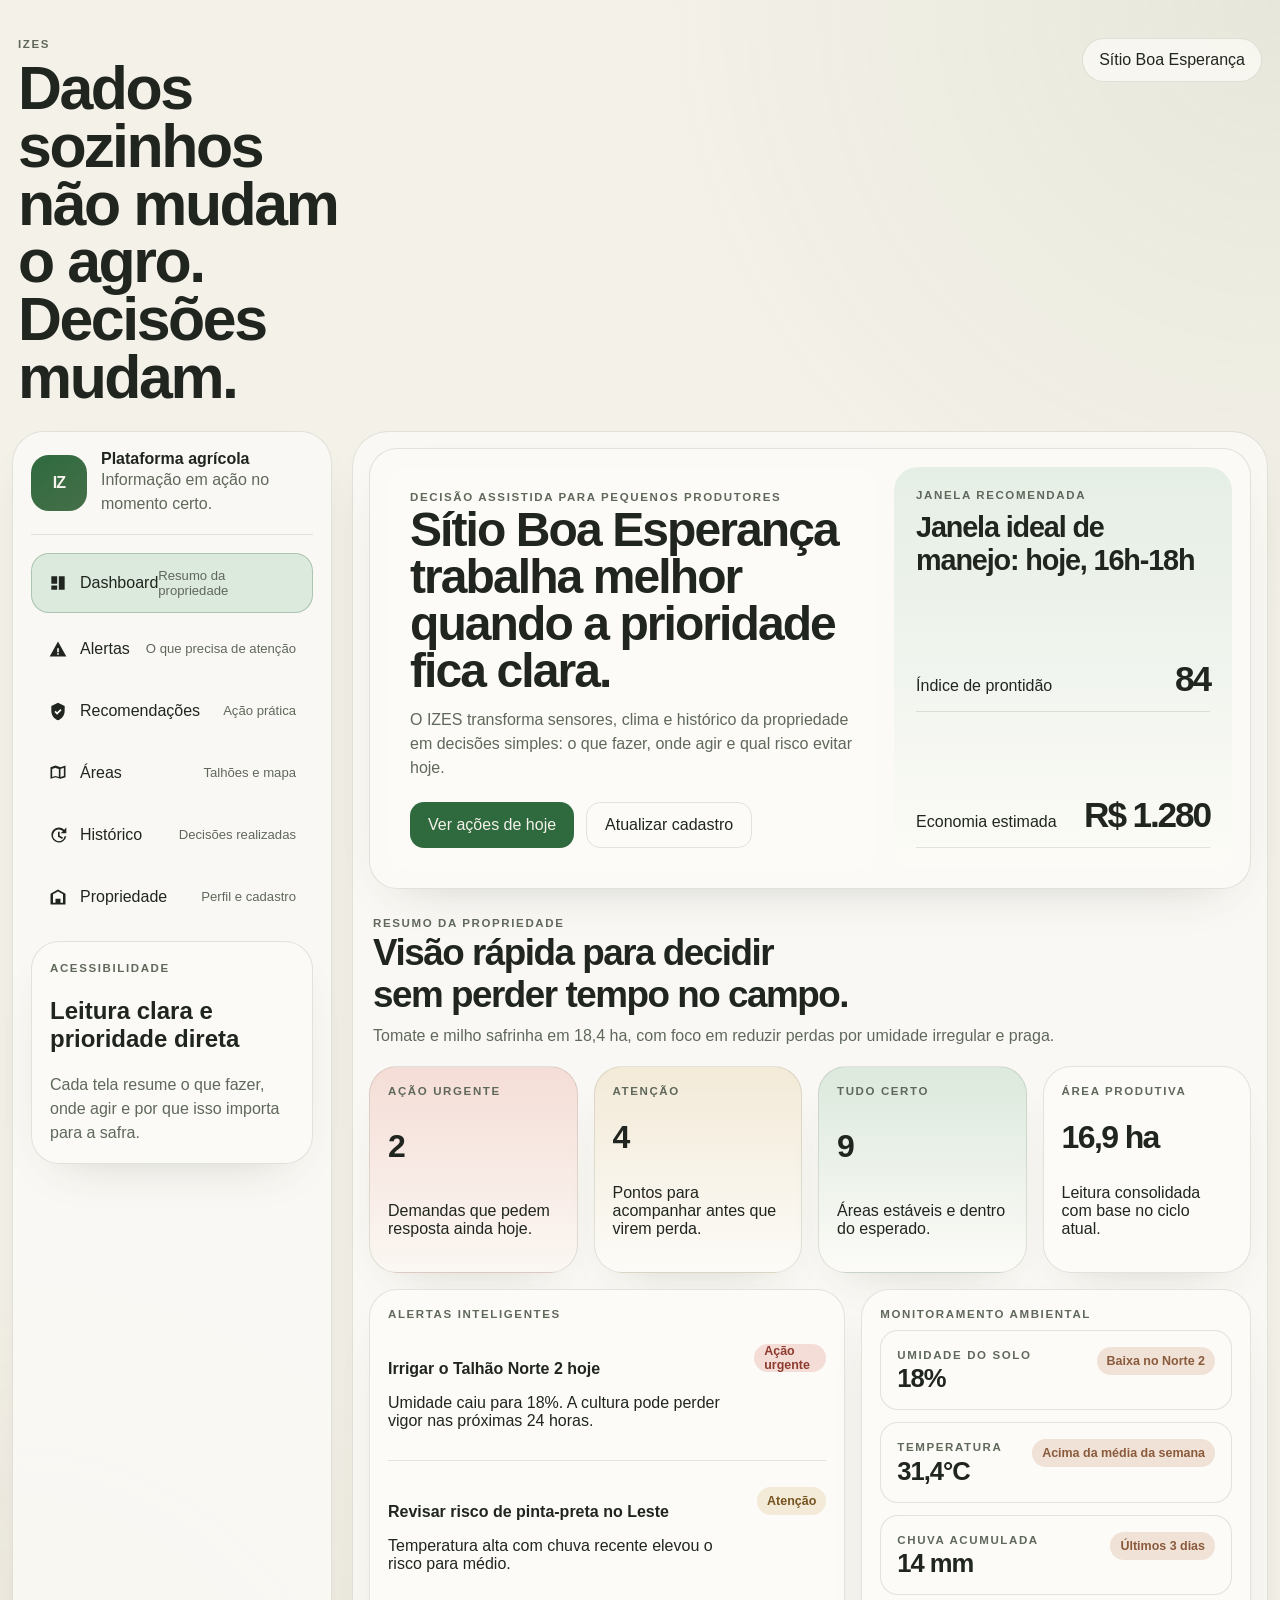
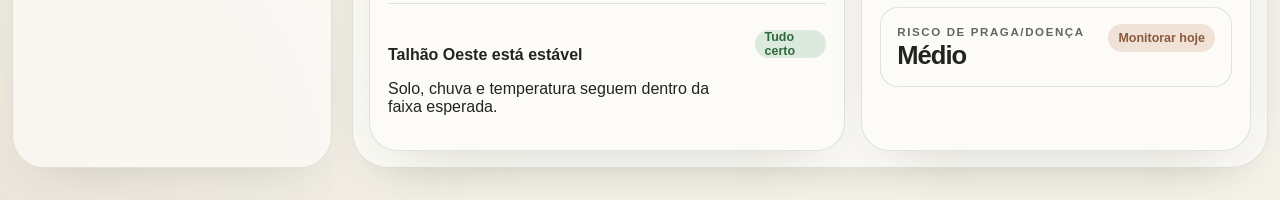
<file: index.html>
<!DOCTYPE html>
<html lang="pt-BR">
  <head>
    <meta charset="UTF-8" />
    <meta name="viewport" content="width=device-width, initial-scale=1.0" />
    <title>IZES | Decisões práticas para o campo</title>
    <meta
      name="description"
      content="Aplicativo IZES para transformar dados do campo em decisões práticas para pequenos produtores."
    />
    <link rel="stylesheet" href="./styles.css" />
  </head>
  <body>
    <a class="skip-link" href="#app">Ir para o conteúdo</a>
    <div class="app-shell">
      <header class="topbar">
        <div>
          <p class="eyebrow">IZES</p>
          <h1>Dados sozinhos não mudam o agro. Decisões mudam.</h1>
        </div>
        <button class="property-chip" type="button" aria-label="Propriedade ativa">
          Sítio Boa Esperança
        </button>
      </header>

      <main id="app" class="app-grid" aria-live="polite">
        <aside class="sidebar" aria-label="Navegação principal">
          <div class="brand-block">
            <div class="brand-mark" aria-hidden="true">IZ</div>
            <div>
              <strong>Plataforma agrícola</strong>
              <p>Informação em ação no momento certo.</p>
            </div>
          </div>
          <nav id="nav" class="nav-list"></nav>
          <section class="support-card">
            <p class="support-label">Acessibilidade</p>
            <h2>Leitura clara e prioridade direta</h2>
            <p>
              Cada tela resume o que fazer, onde agir e por que isso importa para a safra.
            </p>
          </section>
        </aside>

        <section class="content-panel">
          <div id="hero"></div>
          <div id="screen"></div>
        </section>
      </main>
    </div>
    <script src="./app.js"></script>
  </body>
</html>
</file>
<file: styles.css>
:root {
  --bg: #f4f1e8;
  --surface: #fcfbf7;
  --surface-strong: #f0eadb;
  --ink: #20261f;
  --muted: #5f685b;
  --line: rgba(64, 78, 58, 0.14);
  --green: #2f6a3f;
  --green-soft: #dce9dd;
  --earth: #8a5a3c;
  --earth-soft: #f0e2d6;
  --alert: #8d3b2f;
  --alert-soft: #f5ddd7;
  --focus: #335f3b;
  --radius-lg: 28px;
  --radius-md: 18px;
  --radius-sm: 12px;
  --shadow: 0 20px 50px -32px rgba(43, 57, 38, 0.28);
  --transition: 220ms cubic-bezier(0.32, 0.72, 0, 1);
  font-family: "Segoe UI Variable Text", "Segoe UI", sans-serif;
  color: var(--ink);
  background: var(--bg);
}

* {
  box-sizing: border-box;
}

html {
  scroll-behavior: smooth;
}

body {
  margin: 0;
  min-height: 100dvh;
  background:
    radial-gradient(circle at top right, rgba(111, 146, 102, 0.1), transparent 28%),
    radial-gradient(circle at bottom left, rgba(138, 90, 60, 0.08), transparent 24%),
    var(--bg);
  color: var(--ink);
}

button,
input,
select {
  font: inherit;
}

button {
  border: 0;
  cursor: pointer;
}

.skip-link {
  position: absolute;
  left: 12px;
  top: -48px;
  z-index: 20;
  padding: 12px 16px;
  border-radius: 10px;
  background: var(--ink);
  color: var(--surface);
  transition: top var(--transition);
}

.skip-link:focus {
  top: 12px;
}

.app-shell {
  width: min(1400px, calc(100% - 24px));
  margin: 0 auto;
  padding: 18px 0 32px;
}

.topbar {
  display: flex;
  align-items: flex-start;
  justify-content: space-between;
  gap: 16px;
  padding: 20px 6px 24px;
}

.topbar h1,
.hero-copy h2,
.screen-header h2 {
  margin: 0;
  letter-spacing: -0.04em;
  text-wrap: balance;
}

.topbar h1 {
  max-width: 11ch;
  font-size: clamp(2rem, 6vw, 3.8rem);
  line-height: 0.95;
}

.eyebrow,
.support-label,
.section-label,
.mini-label {
  margin: 0 0 10px;
  color: var(--muted);
  font-size: 0.72rem;
  font-weight: 700;
  letter-spacing: 0.14em;
  text-transform: uppercase;
}

.property-chip,
.ghost-button,
.primary-button,
.nav-item {
  transition:
    transform var(--transition),
    background var(--transition),
    color var(--transition),
    border-color var(--transition);
}

.property-chip {
  min-height: 44px;
  padding: 0 16px;
  border: 1px solid var(--line);
  border-radius: 999px;
  background: rgba(252, 251, 247, 0.72);
  color: var(--ink);
}

.property-chip:active,
.ghost-button:active,
.primary-button:active,
.nav-item:active {
  transform: translateY(1px) scale(0.985);
}

.app-grid {
  display: grid;
  grid-template-columns: 320px minmax(0, 1fr);
  gap: 20px;
}

.sidebar,
.content-panel,
.hero-panel,
.surface-card,
.onboarding-card,
.support-card {
  border: 1px solid var(--line);
  background: rgba(252, 251, 247, 0.8);
  box-shadow: var(--shadow);
}

.sidebar {
  padding: 18px;
  border-radius: 32px;
}

.brand-block {
  display: grid;
  grid-template-columns: 56px 1fr;
  gap: 14px;
  align-items: center;
  padding-bottom: 18px;
  border-bottom: 1px solid var(--line);
}

.brand-mark {
  display: grid;
  place-items: center;
  width: 56px;
  height: 56px;
  border-radius: 18px;
  background: linear-gradient(145deg, var(--green), #456f49);
  color: #f7f4ed;
  font-weight: 700;
  letter-spacing: -0.06em;
}

.brand-block p,
.support-card p,
.hero-copy p,
.screen-header p,
.tile p,
.list-card p,
.timeline-item p,
.profile-card p {
  margin: 0;
  color: var(--muted);
  line-height: 1.5;
}

.nav-list {
  display: grid;
  gap: 10px;
  padding: 18px 0;
}

.nav-item {
  display: flex;
  align-items: center;
  justify-content: space-between;
  min-height: 52px;
  padding: 14px 16px;
  border: 1px solid transparent;
  border-radius: 18px;
  background: transparent;
  color: var(--ink);
  text-align: left;
}

.nav-item:hover,
.nav-item:focus-visible {
  border-color: var(--line);
  background: rgba(220, 233, 221, 0.55);
  outline: none;
}

.nav-item.is-active {
  border-color: rgba(47, 106, 63, 0.28);
  background: var(--green-soft);
}

.nav-meta {
  color: var(--muted);
  font-size: 0.82rem;
}

.support-card,
.hero-panel,
.surface-card,
.onboarding-card {
  border-radius: var(--radius-lg);
}

.support-card {
  padding: 18px;
}

.content-panel {
  padding: 16px;
  border-radius: 36px;
}

.hero-panel {
  display: grid;
  grid-template-columns: minmax(0, 1.3fr) minmax(280px, 0.9fr);
  gap: 18px;
  padding: 18px;
  margin-bottom: 18px;
}

.hero-copy,
.hero-highlight,
.surface-card,
.onboarding-card {
  background: var(--surface);
}

.hero-copy,
.hero-highlight {
  padding: 22px;
  border-radius: 24px;
}

.hero-copy h2 {
  font-size: clamp(1.8rem, 4vw, 3rem);
  line-height: 0.98;
  margin-bottom: 14px;
}

.hero-copy p {
  max-width: 60ch;
}

.hero-actions {
  display: flex;
  flex-wrap: wrap;
  gap: 12px;
  margin-top: 22px;
}

.primary-button,
.ghost-button {
  min-height: 46px;
  padding: 0 18px;
  border-radius: 14px;
}

.primary-button {
  background: var(--green);
  color: #f5f1ea;
}

.ghost-button {
  border: 1px solid var(--line);
  background: transparent;
  color: var(--ink);
}

.hero-highlight {
  display: grid;
  gap: 14px;
  align-content: space-between;
  background:
    linear-gradient(180deg, rgba(220, 233, 221, 0.7), rgba(252, 251, 247, 0.94)),
    var(--surface);
}

.hero-stat {
  display: flex;
  align-items: baseline;
  justify-content: space-between;
  gap: 12px;
  padding-bottom: 12px;
  border-bottom: 1px solid var(--line);
}

.hero-stat strong,
.metric-card strong,
.priority {
  font-variant-numeric: tabular-nums;
}

.hero-stat strong {
  font-size: 2.2rem;
  letter-spacing: -0.06em;
}

.screen-grid {
  display: grid;
  gap: 16px;
}

.screen-header {
  padding: 8px 4px 2px;
}

.screen-header h2 {
  font-size: clamp(1.45rem, 3vw, 2.3rem);
  margin-bottom: 8px;
}

.metrics-grid,
.split-grid,
.history-grid,
.profile-grid,
.onboarding-grid {
  display: grid;
  gap: 16px;
}

.metrics-grid {
  grid-template-columns: repeat(4, minmax(0, 1fr));
}

.split-grid {
  grid-template-columns: minmax(0, 1.1fr) minmax(320px, 0.9fr);
}

.history-grid,
.profile-grid {
  grid-template-columns: repeat(2, minmax(0, 1fr));
}

.surface-card,
.onboarding-card {
  padding: 18px;
}

.metric-card {
  display: grid;
  gap: 12px;
  align-content: space-between;
  min-height: 152px;
}

.metric-card strong {
  font-size: 2rem;
  letter-spacing: -0.05em;
}

.metric-card.action {
  background: linear-gradient(180deg, var(--alert-soft), #fbf7f2);
}

.metric-card.attention {
  background: linear-gradient(180deg, #f3ead8, #fcfbf7);
}

.metric-card.ok {
  background: linear-gradient(180deg, var(--green-soft), #fcfbf7);
}

.tile-list,
.timeline-list,
.field-grid,
.alert-stack {
  display: grid;
  gap: 12px;
}

.tile {
  padding: 16px;
  border: 1px solid var(--line);
  border-radius: var(--radius-md);
  background: var(--surface);
}

.tile-header,
.timeline-item,
.field-row,
.alert-row {
  display: flex;
  align-items: flex-start;
  justify-content: space-between;
  gap: 12px;
}

.chip,
.status-pill,
.zone-pill {
  display: inline-flex;
  align-items: center;
  min-height: 28px;
  padding: 0 10px;
  border-radius: 999px;
  font-size: 0.78rem;
  font-weight: 700;
}

.chip {
  background: var(--earth-soft);
  color: var(--earth);
}

.status-pill.urgent {
  background: var(--alert-soft);
  color: var(--alert);
}

.status-pill.attention {
  background: #f3ead8;
  color: #76531f;
}

.status-pill.ok {
  background: var(--green-soft);
  color: var(--green);
}

.zone-pill {
  background: rgba(47, 106, 63, 0.1);
  color: var(--green);
}

.priority {
  font-size: 0.92rem;
  color: var(--ink);
}

.field-map {
  display: grid;
  grid-template-columns: 1.2fr 0.9fr;
  gap: 12px;
}

.field-visual {
  display: grid;
  gap: 12px;
  min-height: 280px;
}

.field-block {
  display: flex;
  align-items: flex-end;
  justify-content: space-between;
  min-height: 92px;
  padding: 14px;
  border-radius: 20px;
  color: #f8f6f0;
}

.field-block.north {
  background: linear-gradient(135deg, #466f49, #31523b);
}

.field-block.south {
  background: linear-gradient(135deg, #987253, #7c583f);
}

.field-block.east {
  background: linear-gradient(135deg, #607c4d, #48613c);
}

.field-block.west {
  background: linear-gradient(135deg, #7e8f60, #5f6c4b);
}

.legend {
  display: grid;
  gap: 10px;
}

.legend-item {
  display: flex;
  gap: 10px;
  align-items: center;
}

.legend-swatch {
  width: 14px;
  height: 14px;
  border-radius: 4px;
}

.timeline-item,
.field-row,
.alert-row {
  padding: 14px 0;
  border-bottom: 1px solid var(--line);
}

.timeline-item:last-child,
.field-row:last-child,
.alert-row:last-child {
  border-bottom: 0;
  padding-bottom: 0;
}

.timeline-date {
  min-width: 86px;
  color: var(--muted);
  font-size: 0.88rem;
}

.profile-card {
  display: grid;
  gap: 14px;
}

.profile-stats {
  display: grid;
  grid-template-columns: repeat(2, minmax(0, 1fr));
  gap: 12px;
}

.profile-stat {
  padding: 14px;
  border-radius: 18px;
  background: var(--surface-strong);
}

.profile-stat strong {
  display: block;
  margin-bottom: 6px;
  font-size: 1.4rem;
  letter-spacing: -0.04em;
}

.onboarding-grid {
  grid-template-columns: 1fr 1fr;
}

.field-group {
  display: grid;
  gap: 8px;
}

.field-group label {
  font-size: 0.95rem;
  font-weight: 600;
}

.field-group input,
.field-group select {
  min-height: 48px;
  padding: 0 14px;
  border: 1px solid var(--line);
  border-radius: 14px;
  background: #fffefb;
  color: var(--ink);
}

.field-group input:focus-visible,
.field-group select:focus-visible,
.primary-button:focus-visible,
.ghost-button:focus-visible,
.property-chip:focus-visible,
.nav-item:focus-visible {
  outline: 2px solid var(--focus);
  outline-offset: 2px;
}

.form-note {
  color: var(--muted);
  font-size: 0.9rem;
}

@media (max-width: 1080px) {
  .app-grid,
  .hero-panel,
  .split-grid,
  .history-grid,
  .profile-grid,
  .field-map {
    grid-template-columns: 1fr;
  }

  .metrics-grid {
    grid-template-columns: repeat(2, minmax(0, 1fr));
  }

  .sidebar {
    padding-bottom: 10px;
  }

  .nav-list {
    grid-template-columns: repeat(3, minmax(0, 1fr));
  }
}

@media (max-width: 720px) {
  .app-shell {
    width: min(100% - 16px, 100%);
    padding-top: 10px;
  }

  .topbar {
    flex-direction: column;
    padding: 8px 2px 18px;
  }

  .content-panel,
  .sidebar {
    border-radius: 28px;
  }

  .nav-list,
  .metrics-grid,
  .history-grid,
  .profile-grid,
  .onboarding-grid,
  .profile-stats {
    grid-template-columns: 1fr;
  }

  .hero-copy,
  .hero-highlight,
  .surface-card,
  .onboarding-card,
  .support-card {
    padding: 16px;
  }

  .nav-item {
    min-height: 48px;
  }

  .field-visual {
    min-height: auto;
  }
}
</file>
